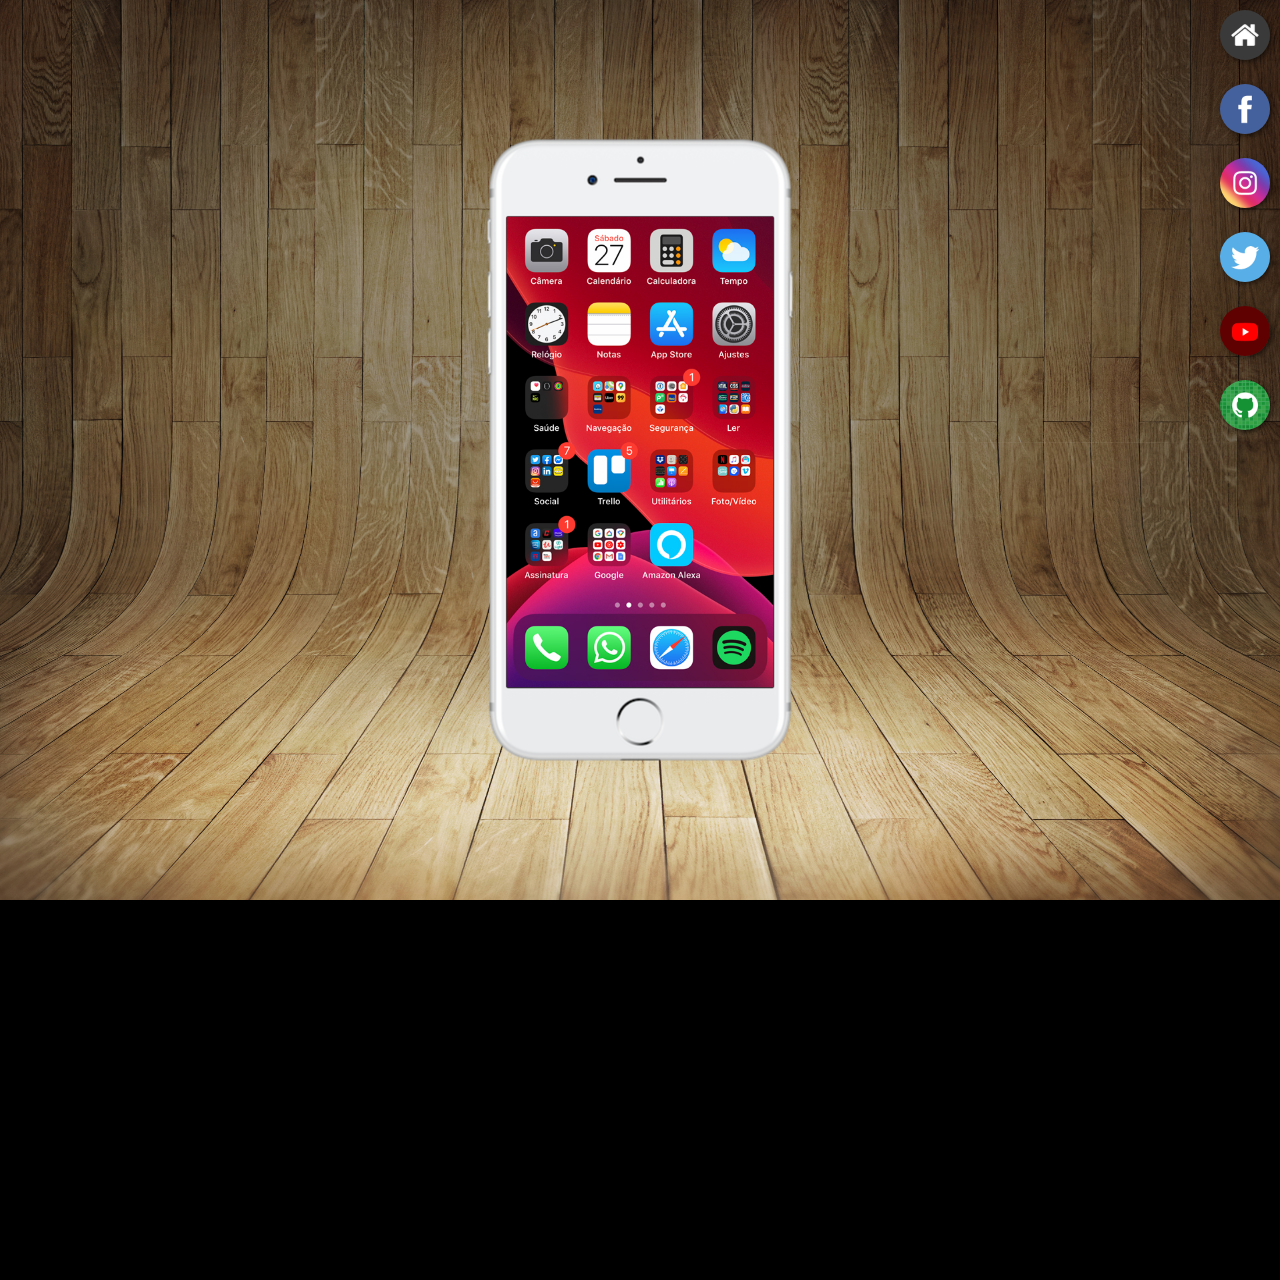
<file: index.html>
<!DOCTYPE html>
<html lang="pt-br">
<head>
    <meta charset="UTF-8">
    <meta http-equiv="X-UA-Compatible" content="IE=edge">
    <meta name="viewport" content="width=device-width, initial-scale=1.0">
    <link rel="shortcut icon" href="favcon.svg" type="image/x-icon">
    <link rel="stylesheet" href="estilos/style.css">
    <title>Projeto Social</title>
</head>
<body>
    <main>
        <section id="telefone">
            <iframe src="home.html" name="tela" id="tela" frameborder="0"></iframe>

        </section>
        <section id="redes-sociais">
            <a href="home.html" target="tela"><img src="imagens/logo-home.jpg" alt="home"></a><br>
            <a href="facebook.html" target="tela"><img src="imagens/logo-facebook.jpg" alt="facebook"></a><br>
            <a href="instagram.html" target="tela"><img src="imagens/logo-instagram.jpg" alt="instagram"></a><br>
            <a href="#" target="tela"><img src="imagens/logo-twitter.jpg" alt="twitter"></a><br>
            <a href="#" target="tela"><img src="imagens/logo-youtube.jpg" alt="youtube"></a><br>
            <a href="#" target="tela"><img src="imagens/logo-github.jpg" alt="github"></a>

        </section>
    </main>
    
</body>
</html>
</file>
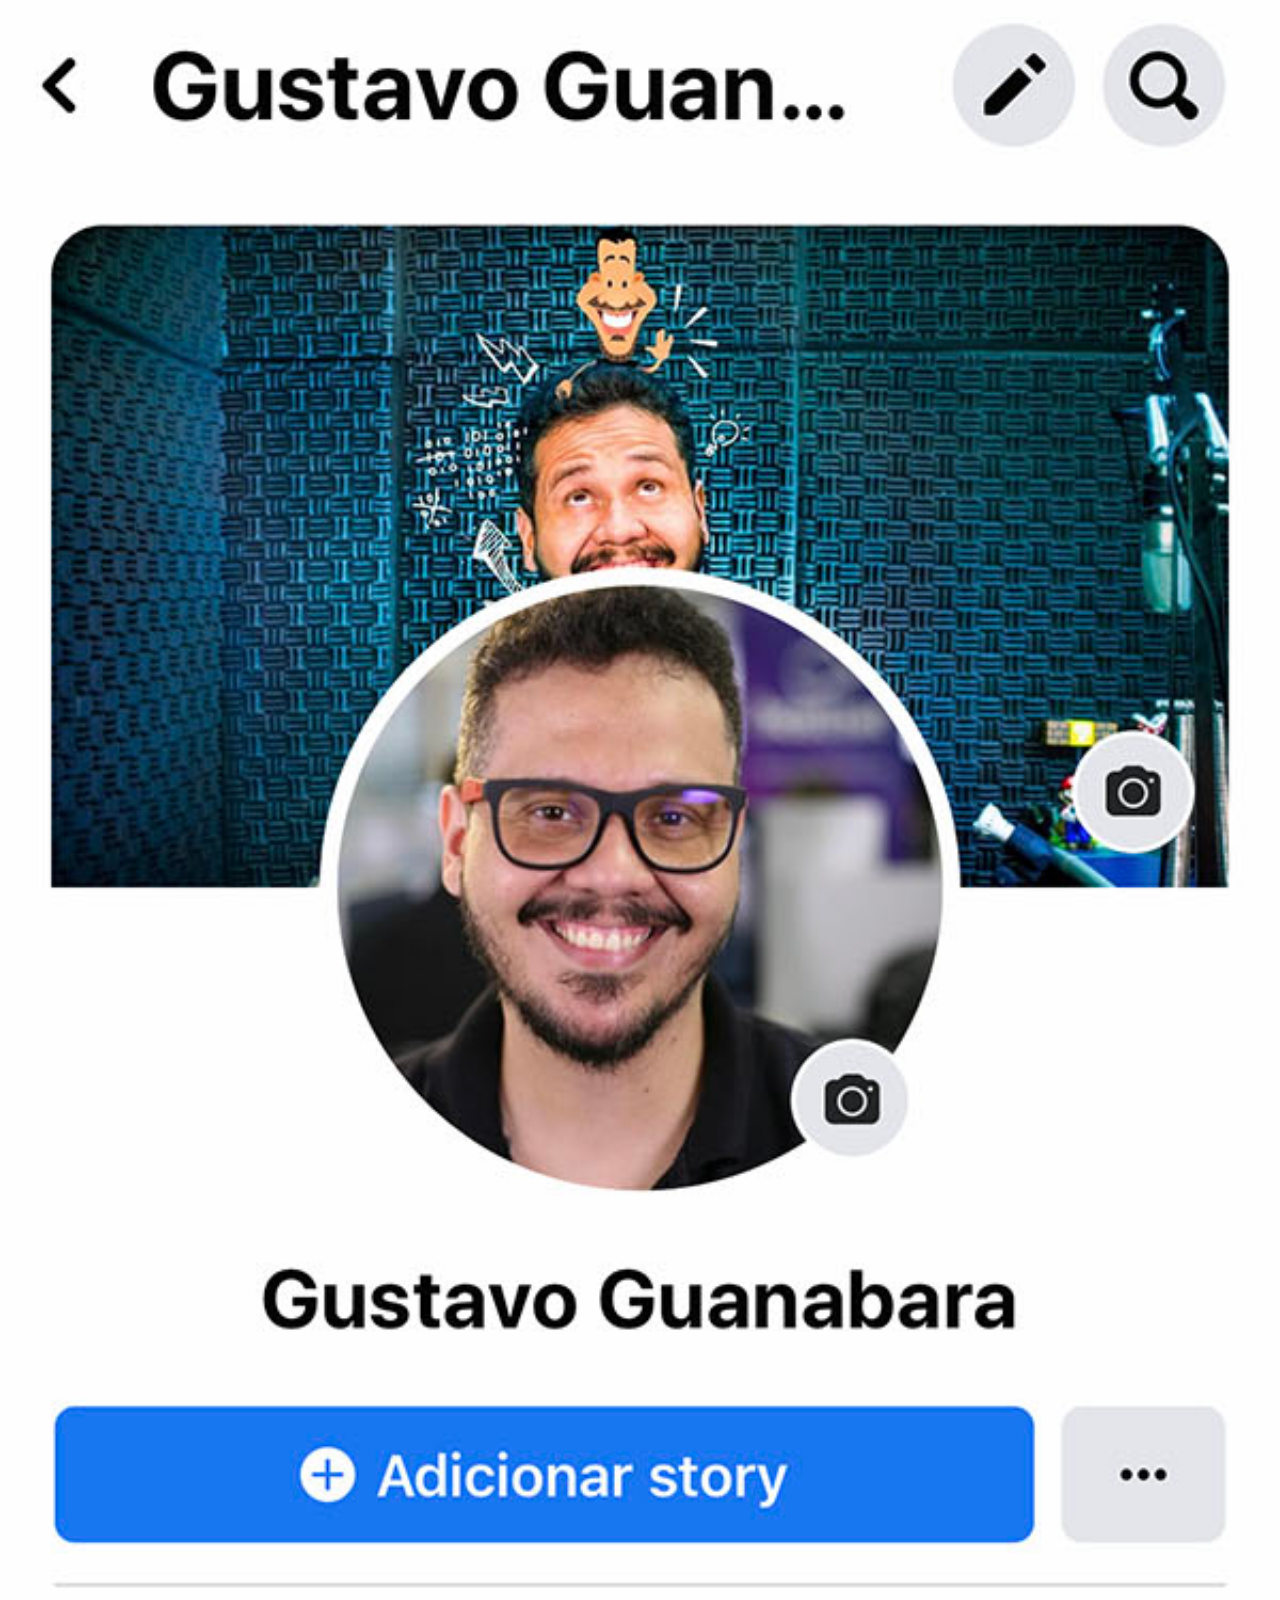
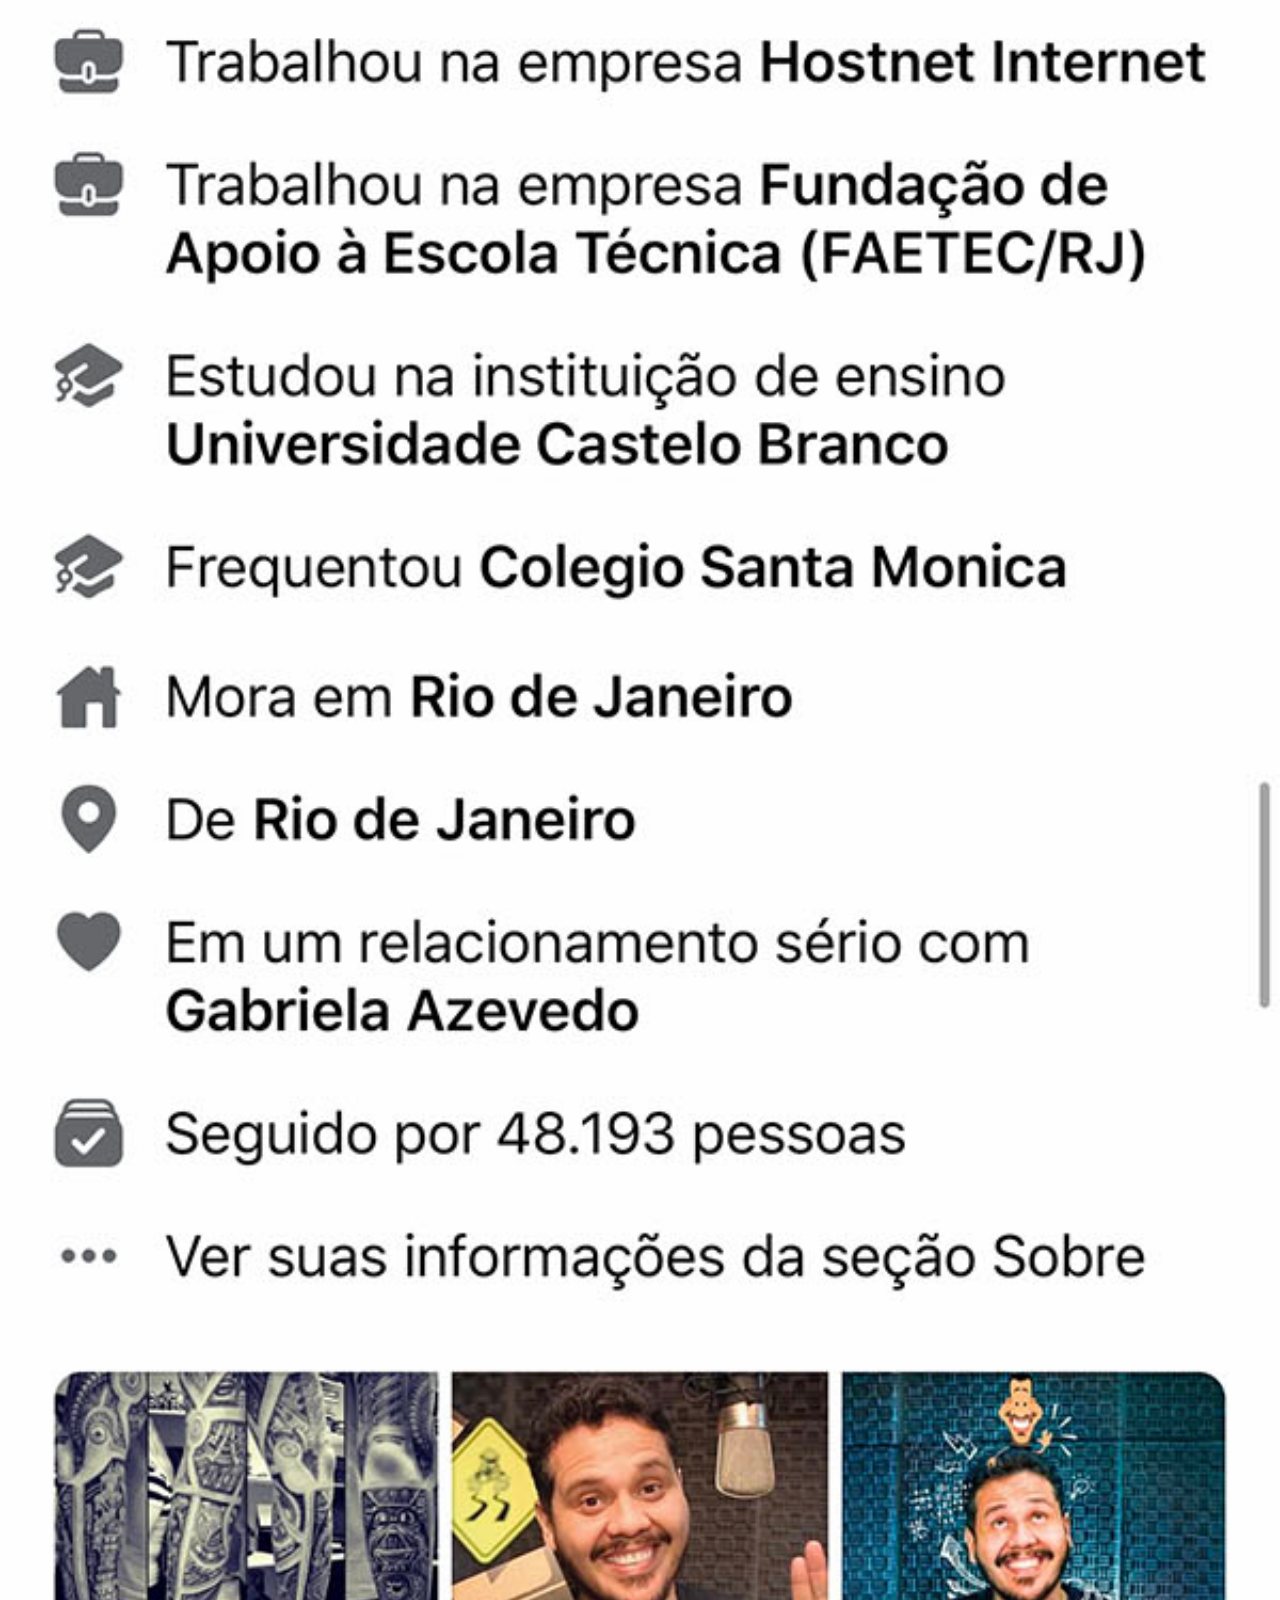
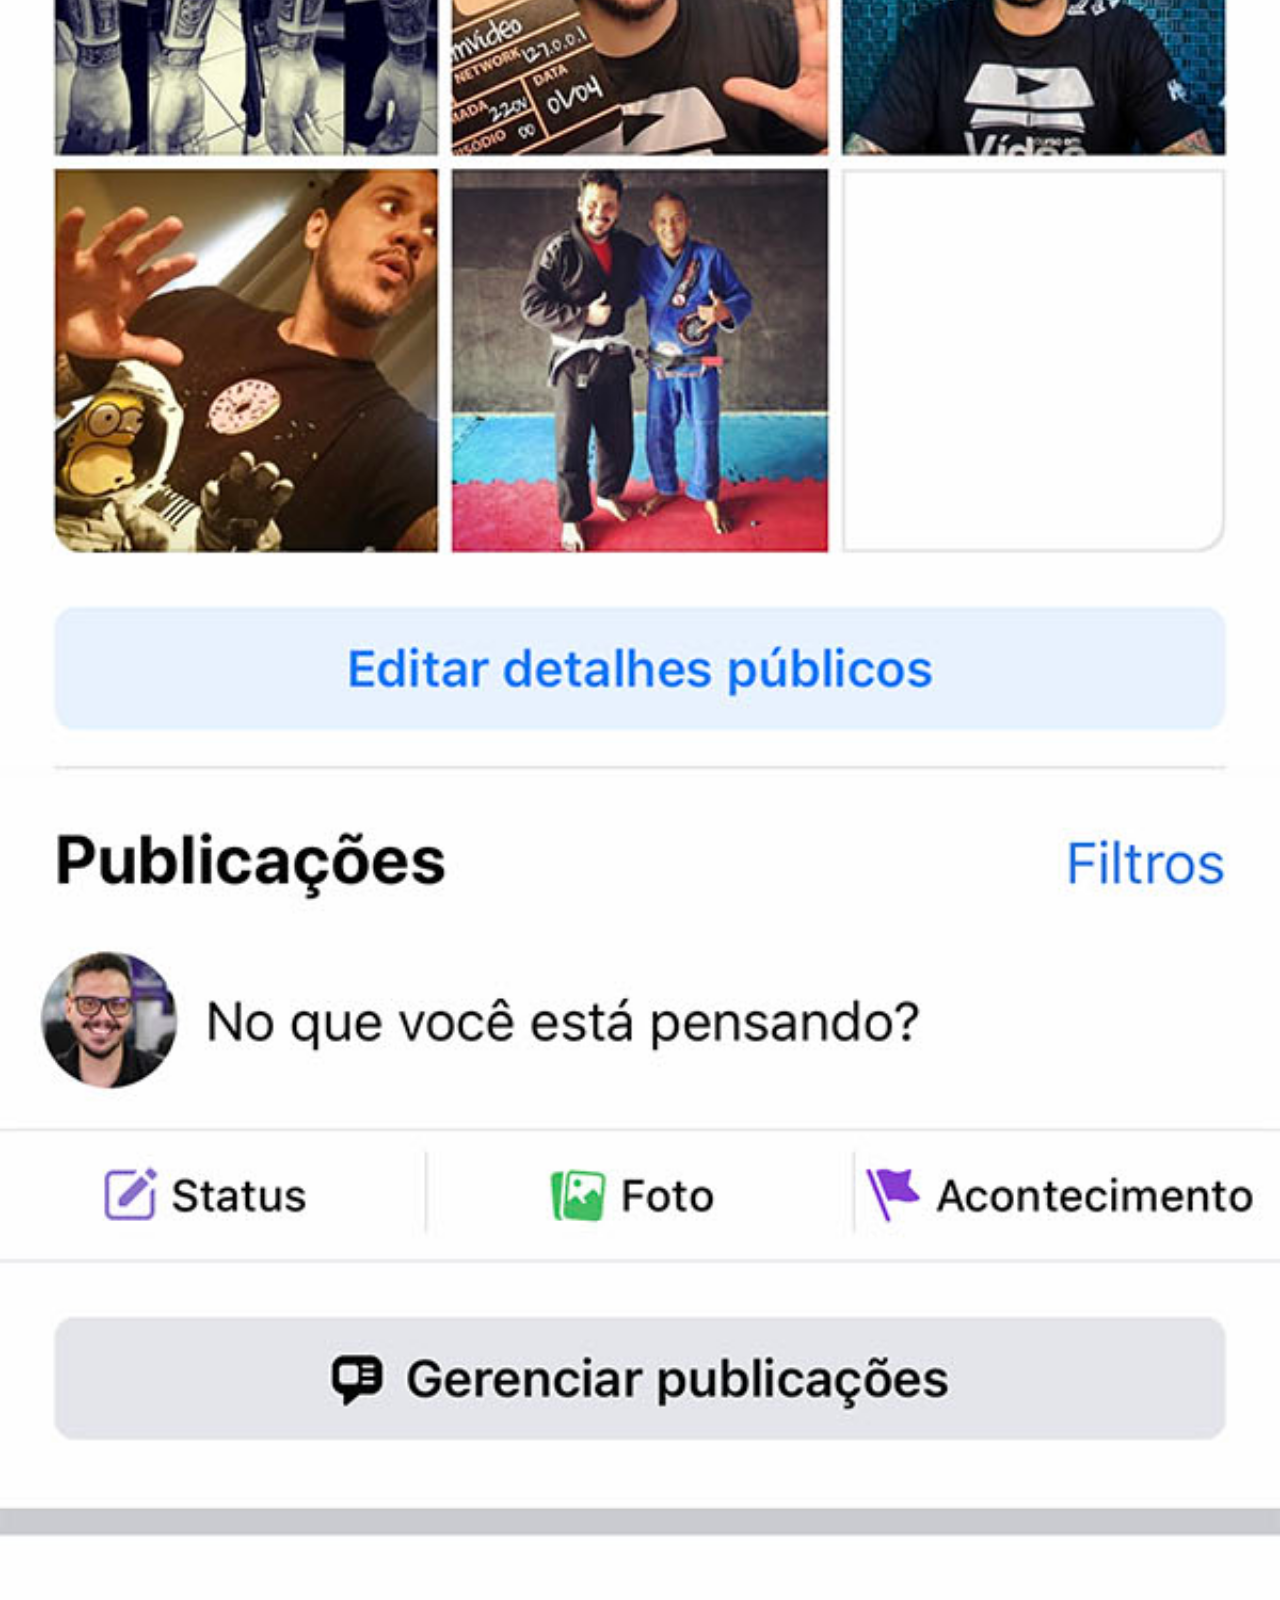
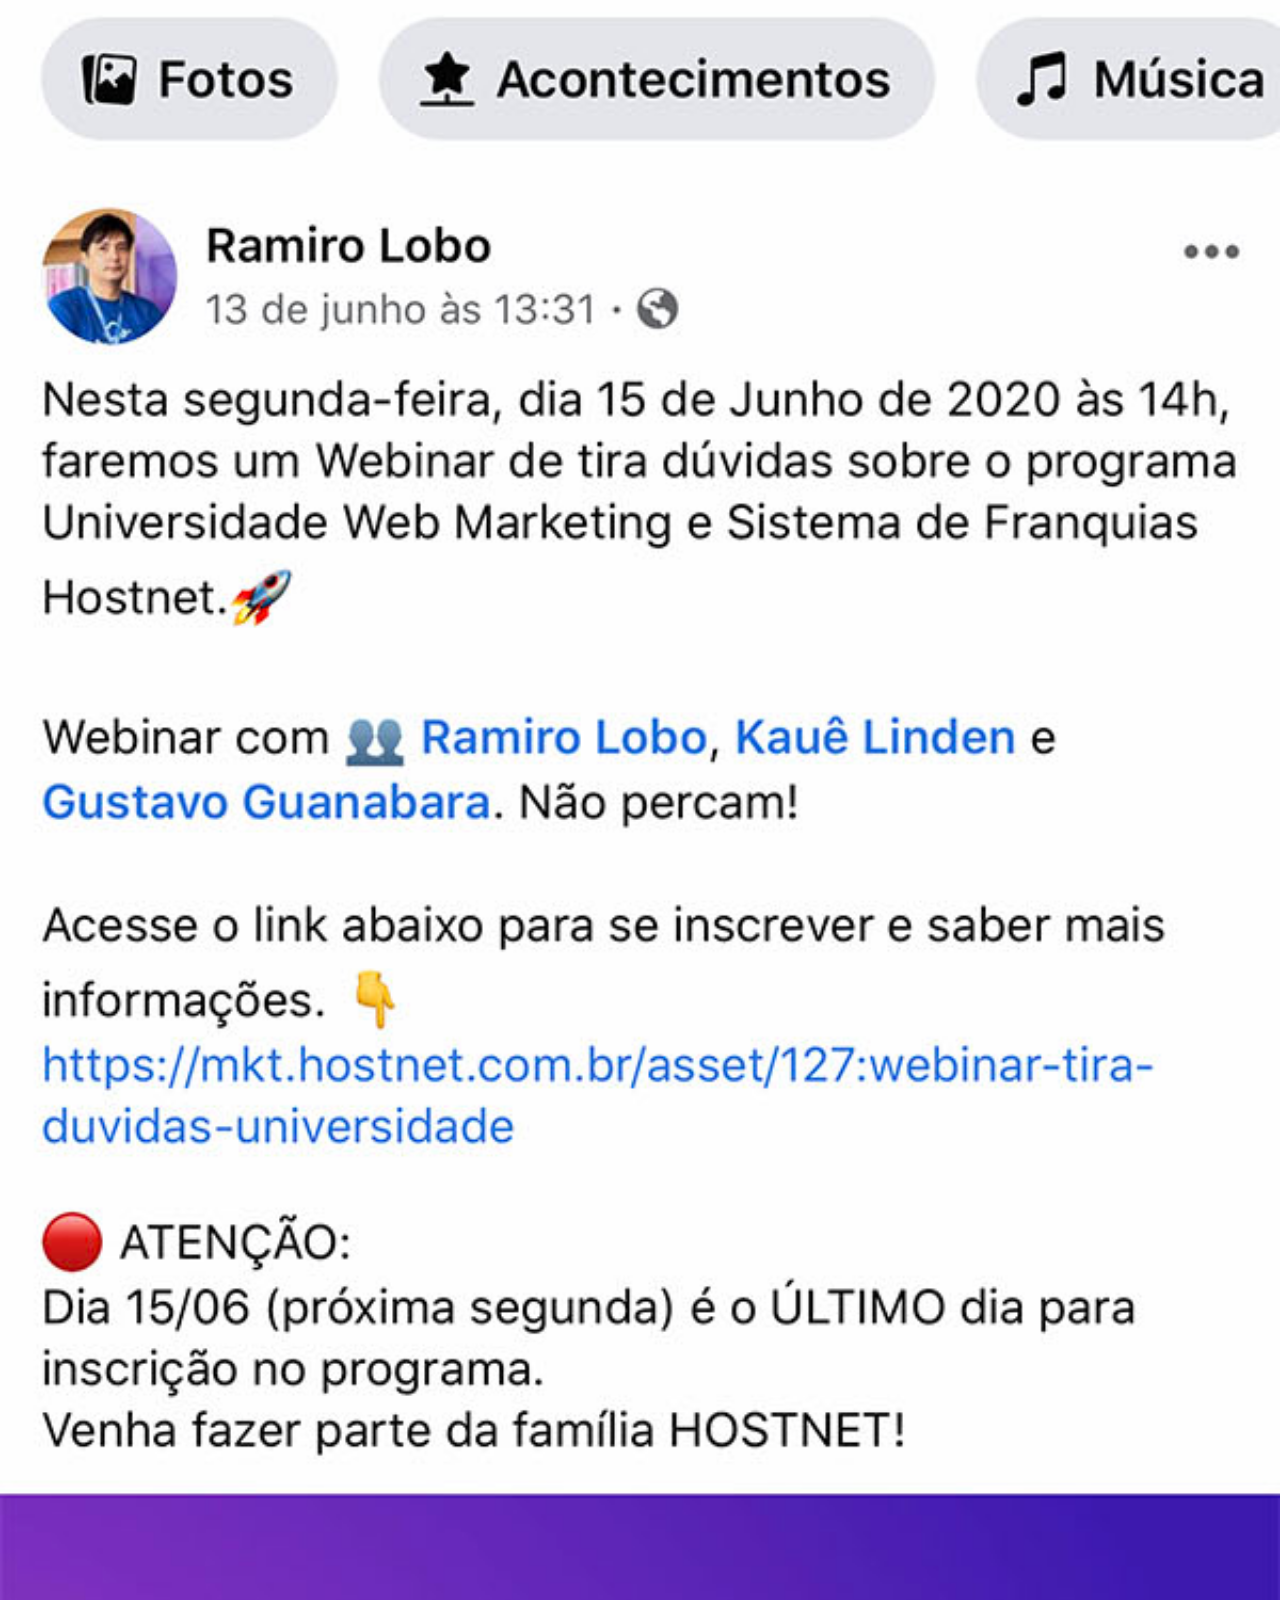
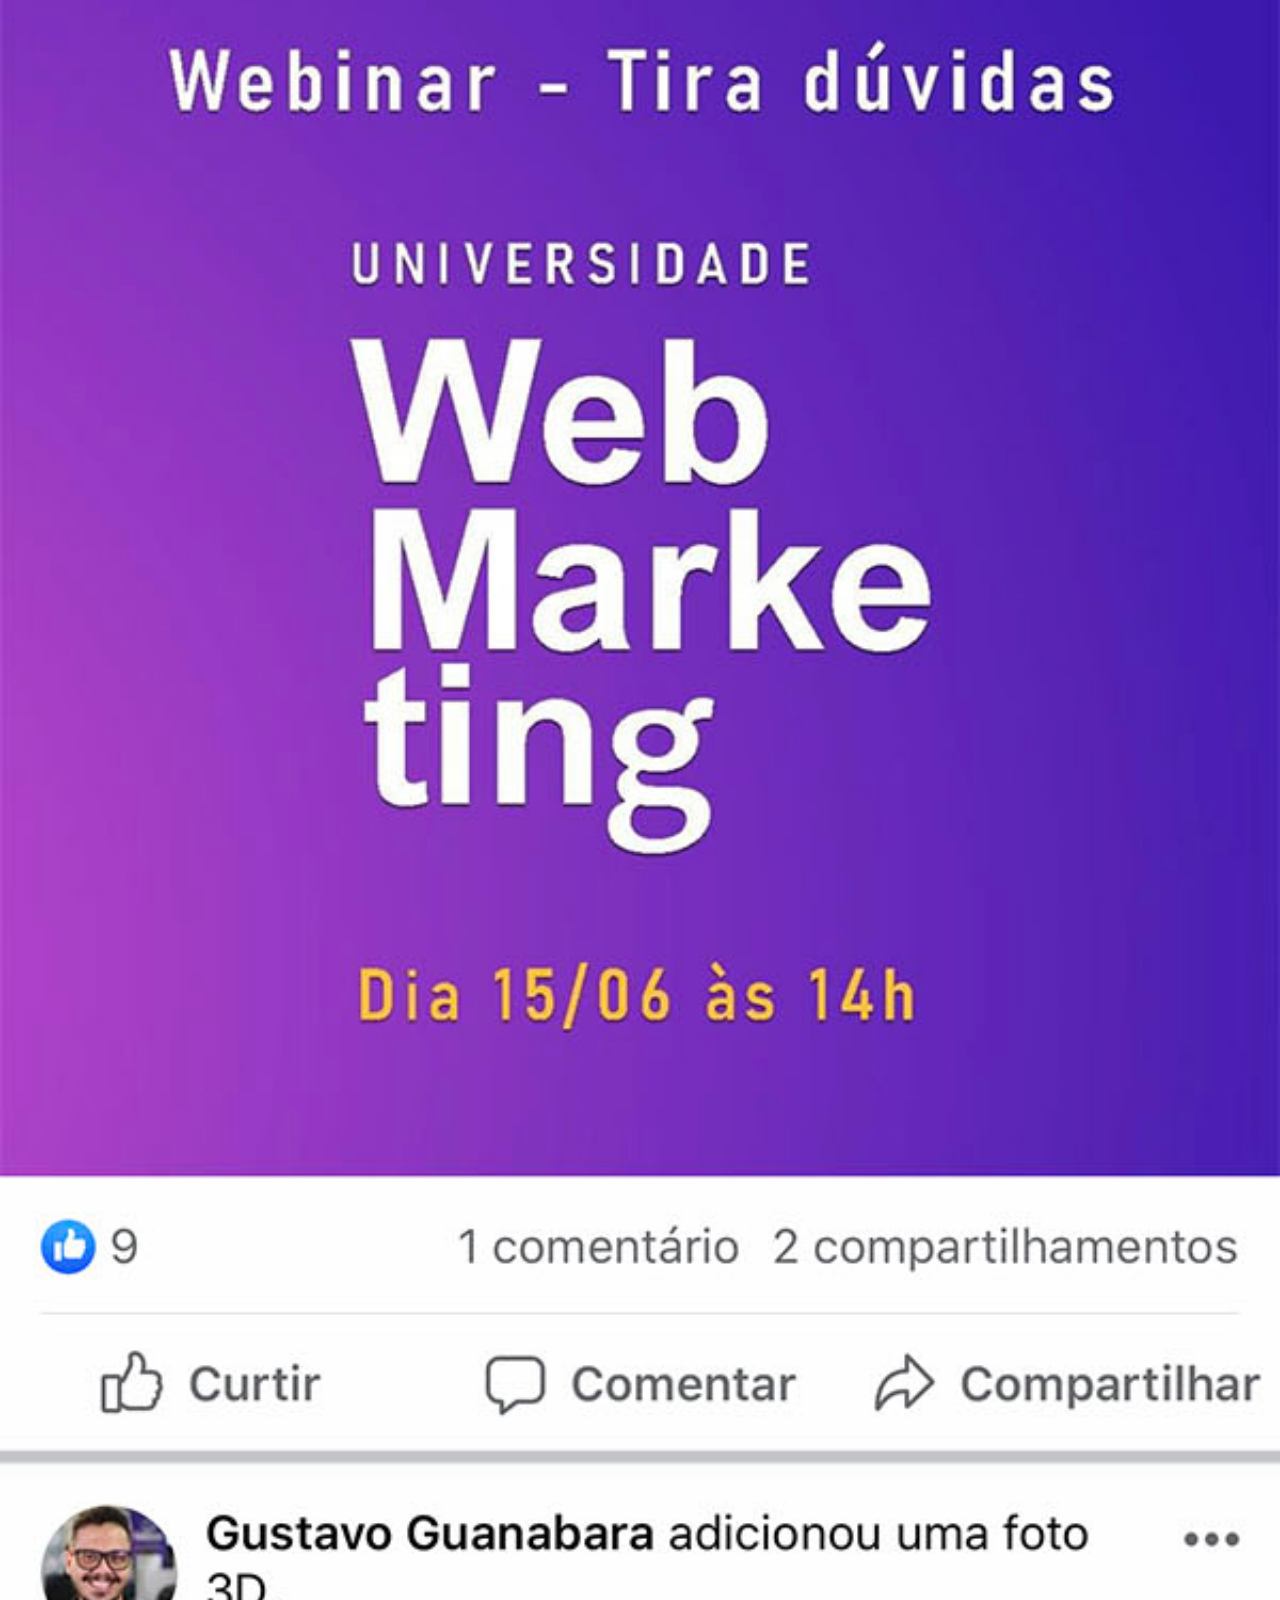
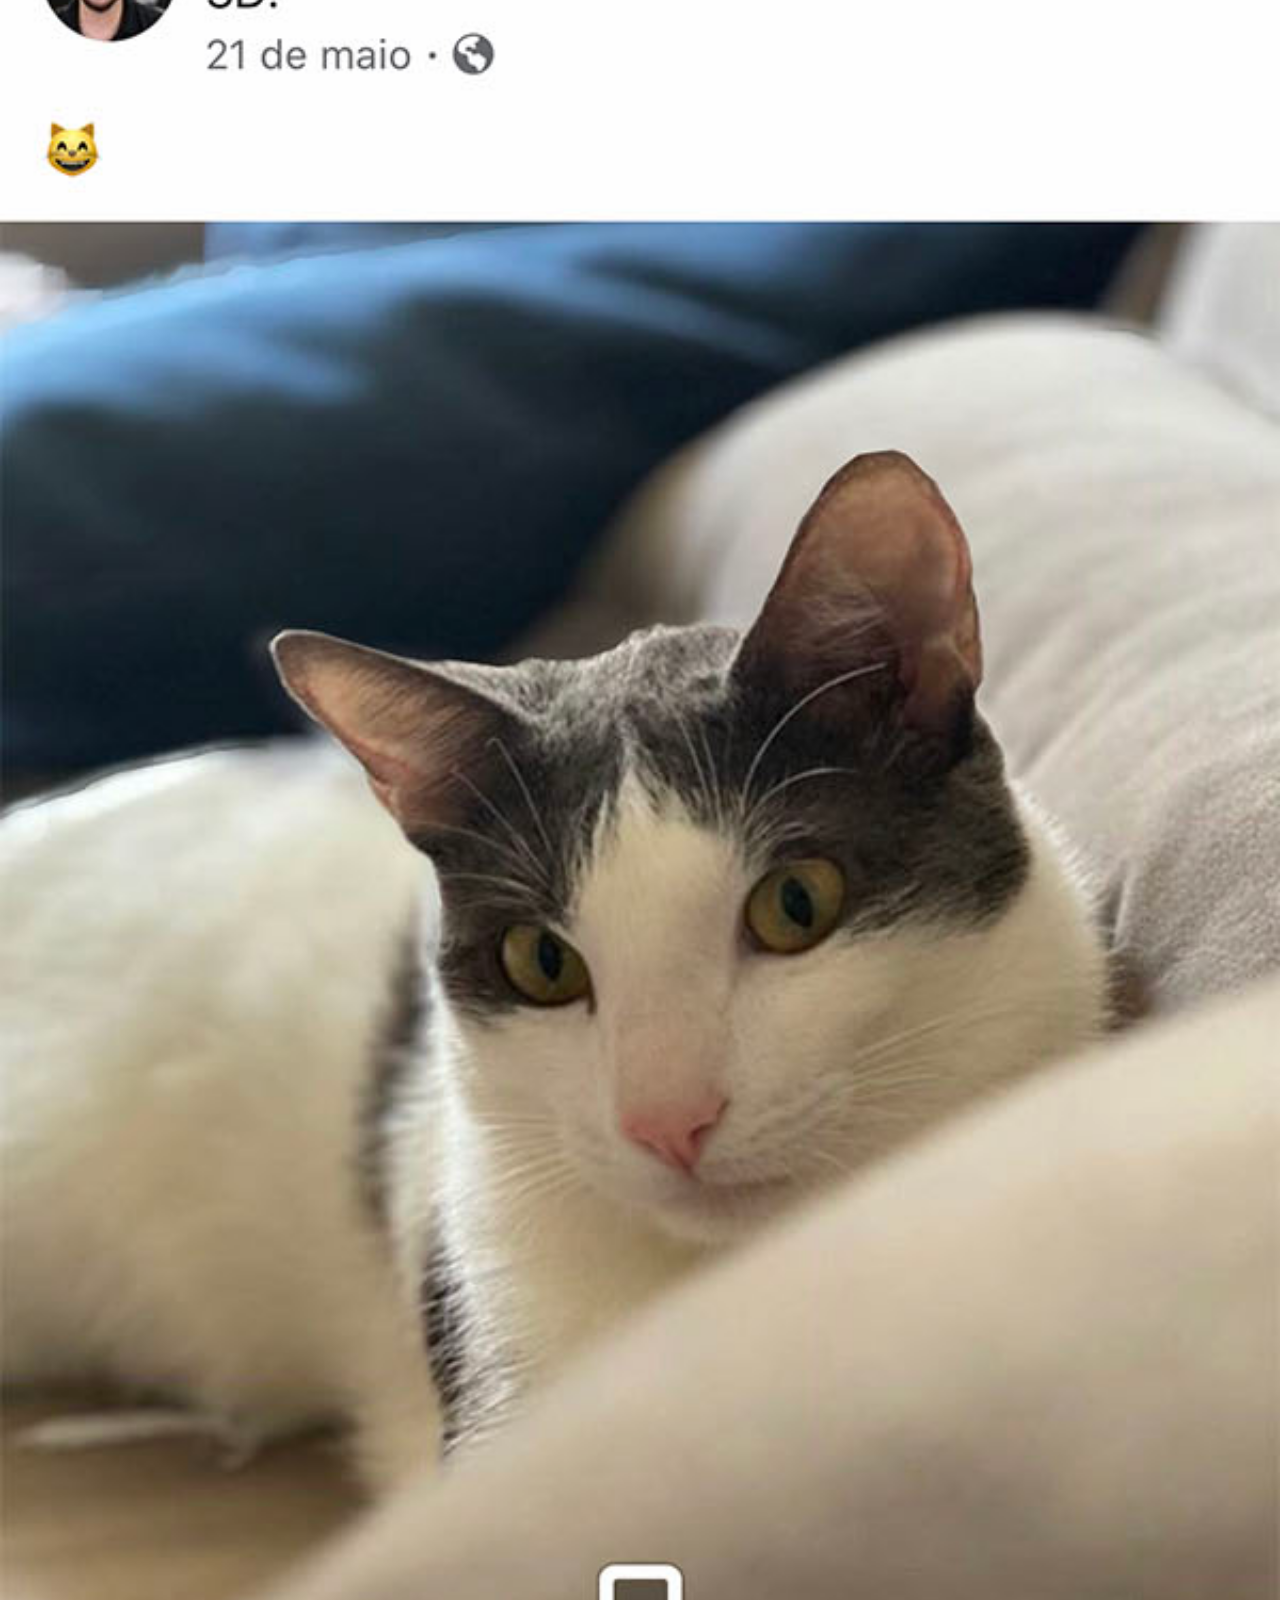
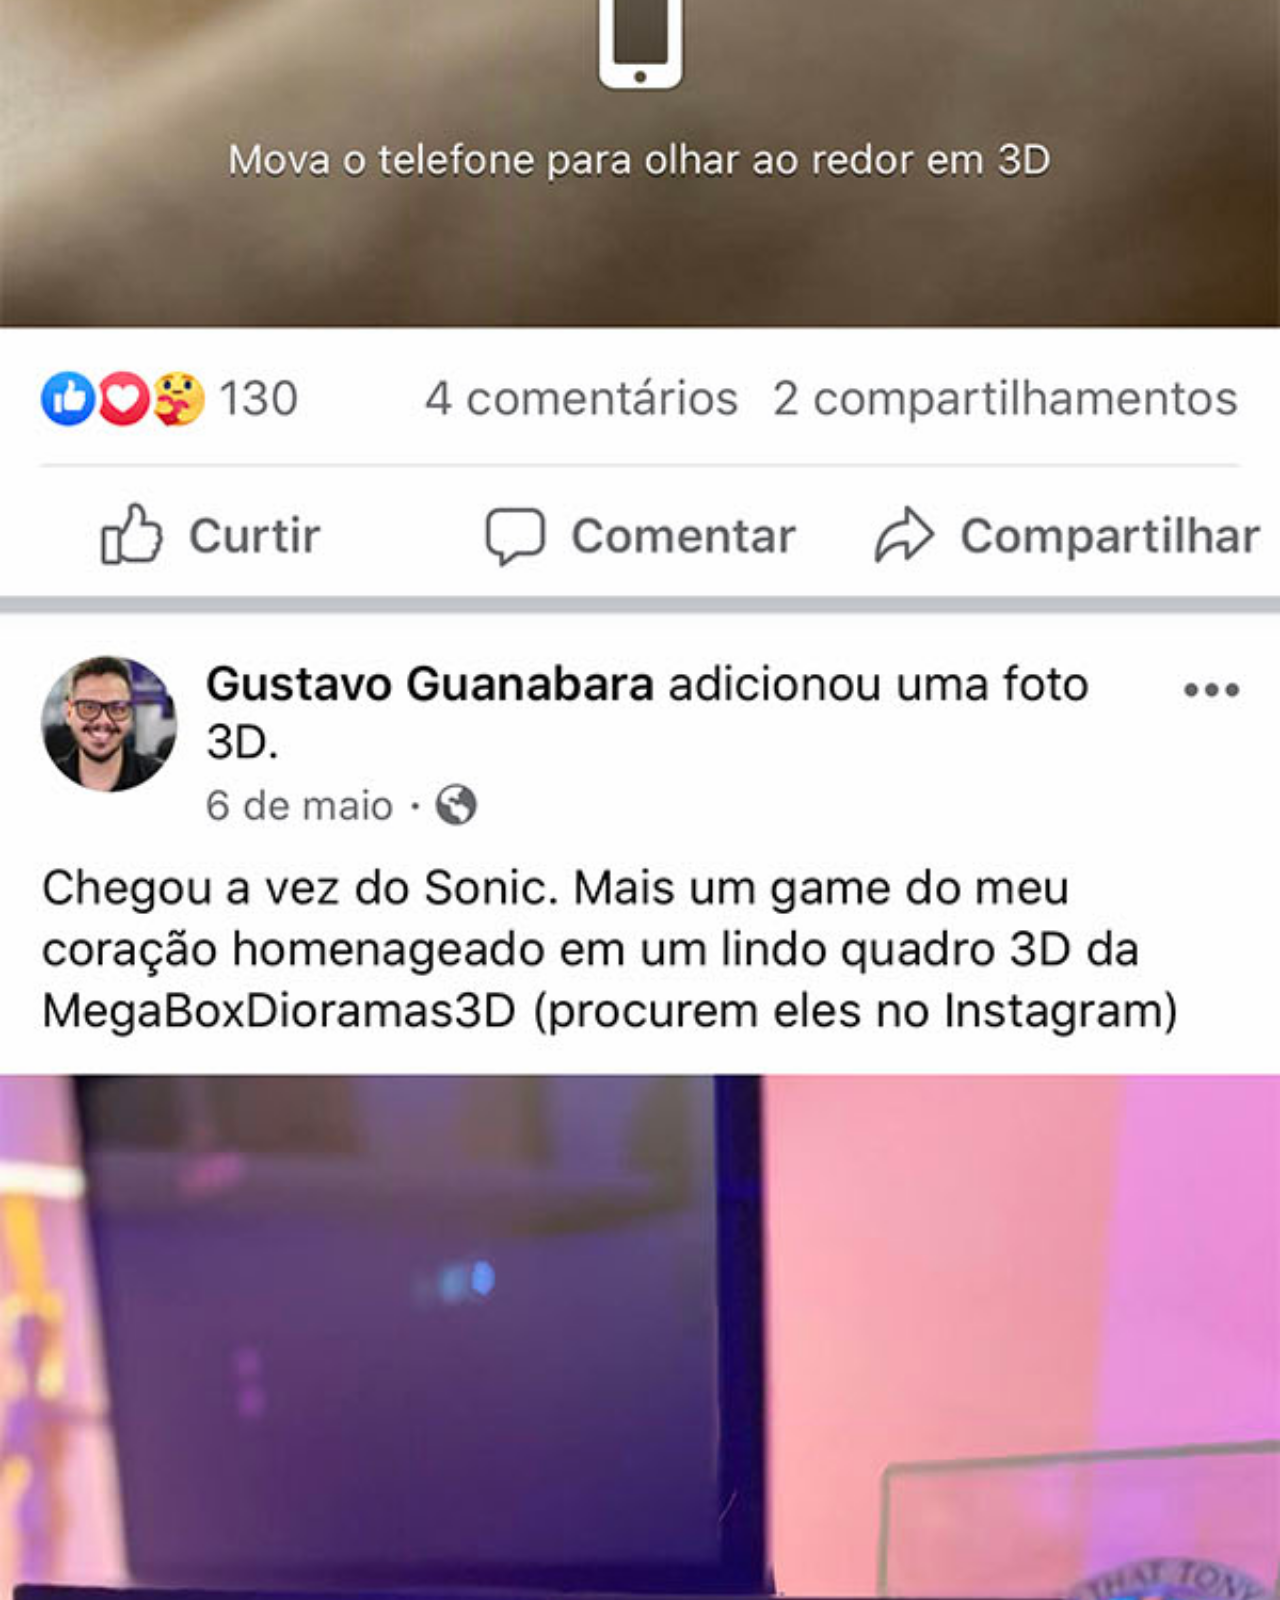
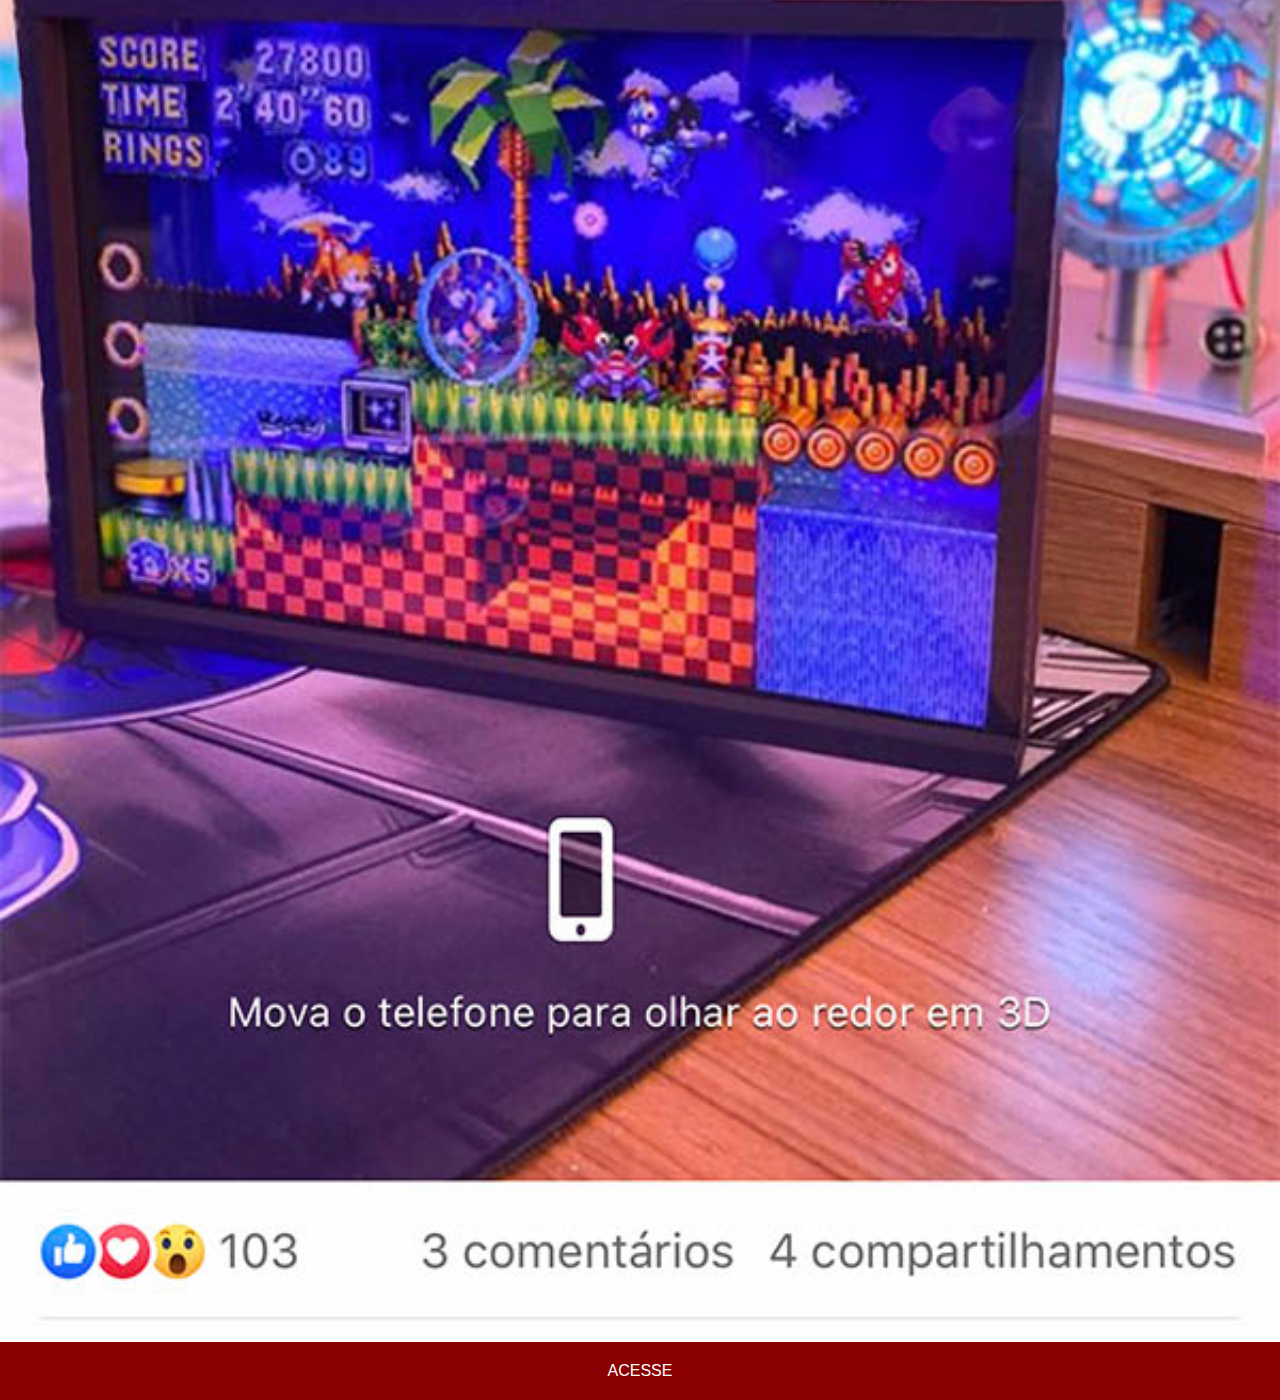
<file: facebook.html>
<!DOCTYPE html>
<html lang="pt-br">
<head>
    <meta charset="UTF-8">
    <meta http-equiv="X-UA-Compatible" content="IE=edge">
    <meta name="viewport" content="width=device-width, initial-scale=1.0">
    <title>facebook</title>
    <link rel="stylesheet" href="estilos/social.css">
</head>
<body>
    <img src="imagens/tela-facebook.jpg" alt="facebook">
    <a href="https://www.facebook.com/gustavoguanabara" target="_blank">ACESSE</a>
    
</body>
</html>
</file>
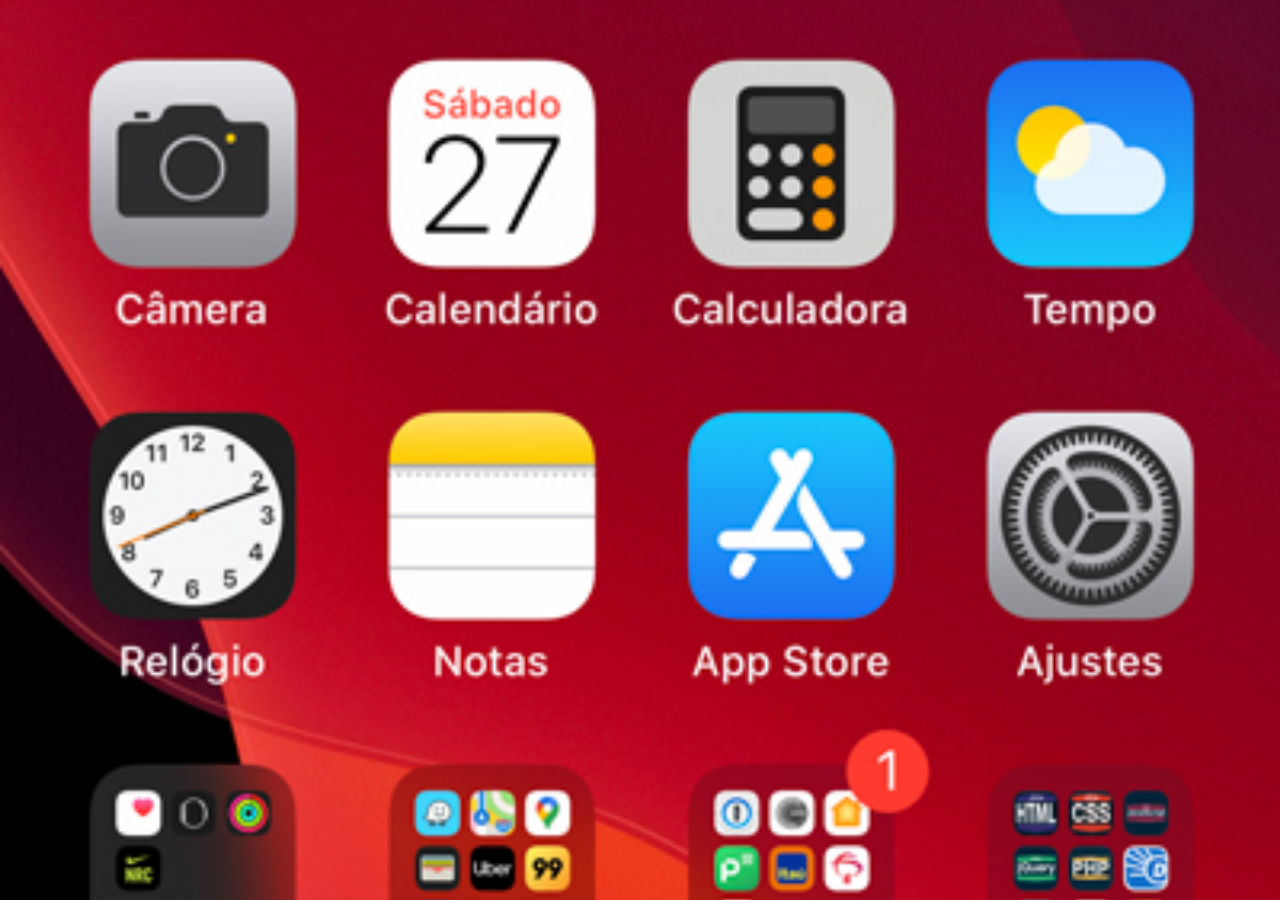
<file: home.html>
<!DOCTYPE html>
<html lang="pt-br">
<head>
    <meta charset="UTF-8">
    <meta http-equiv="X-UA-Compatible" content="IE=edge">
    <meta name="viewport" content="width=device-width, initial-scale=1.0">
    <title>Home</title>
    <style>
        * {
            margin: 0;
            padding: 0;
        }

        body {
            width: 100vw;
            height: 100vh;
            background: black url(imagens/tela-home.jpg) no-repeat top center;
            background-size: cover;

        }
    </style>
</head>
<body>
    
</body>
</html>
</file>
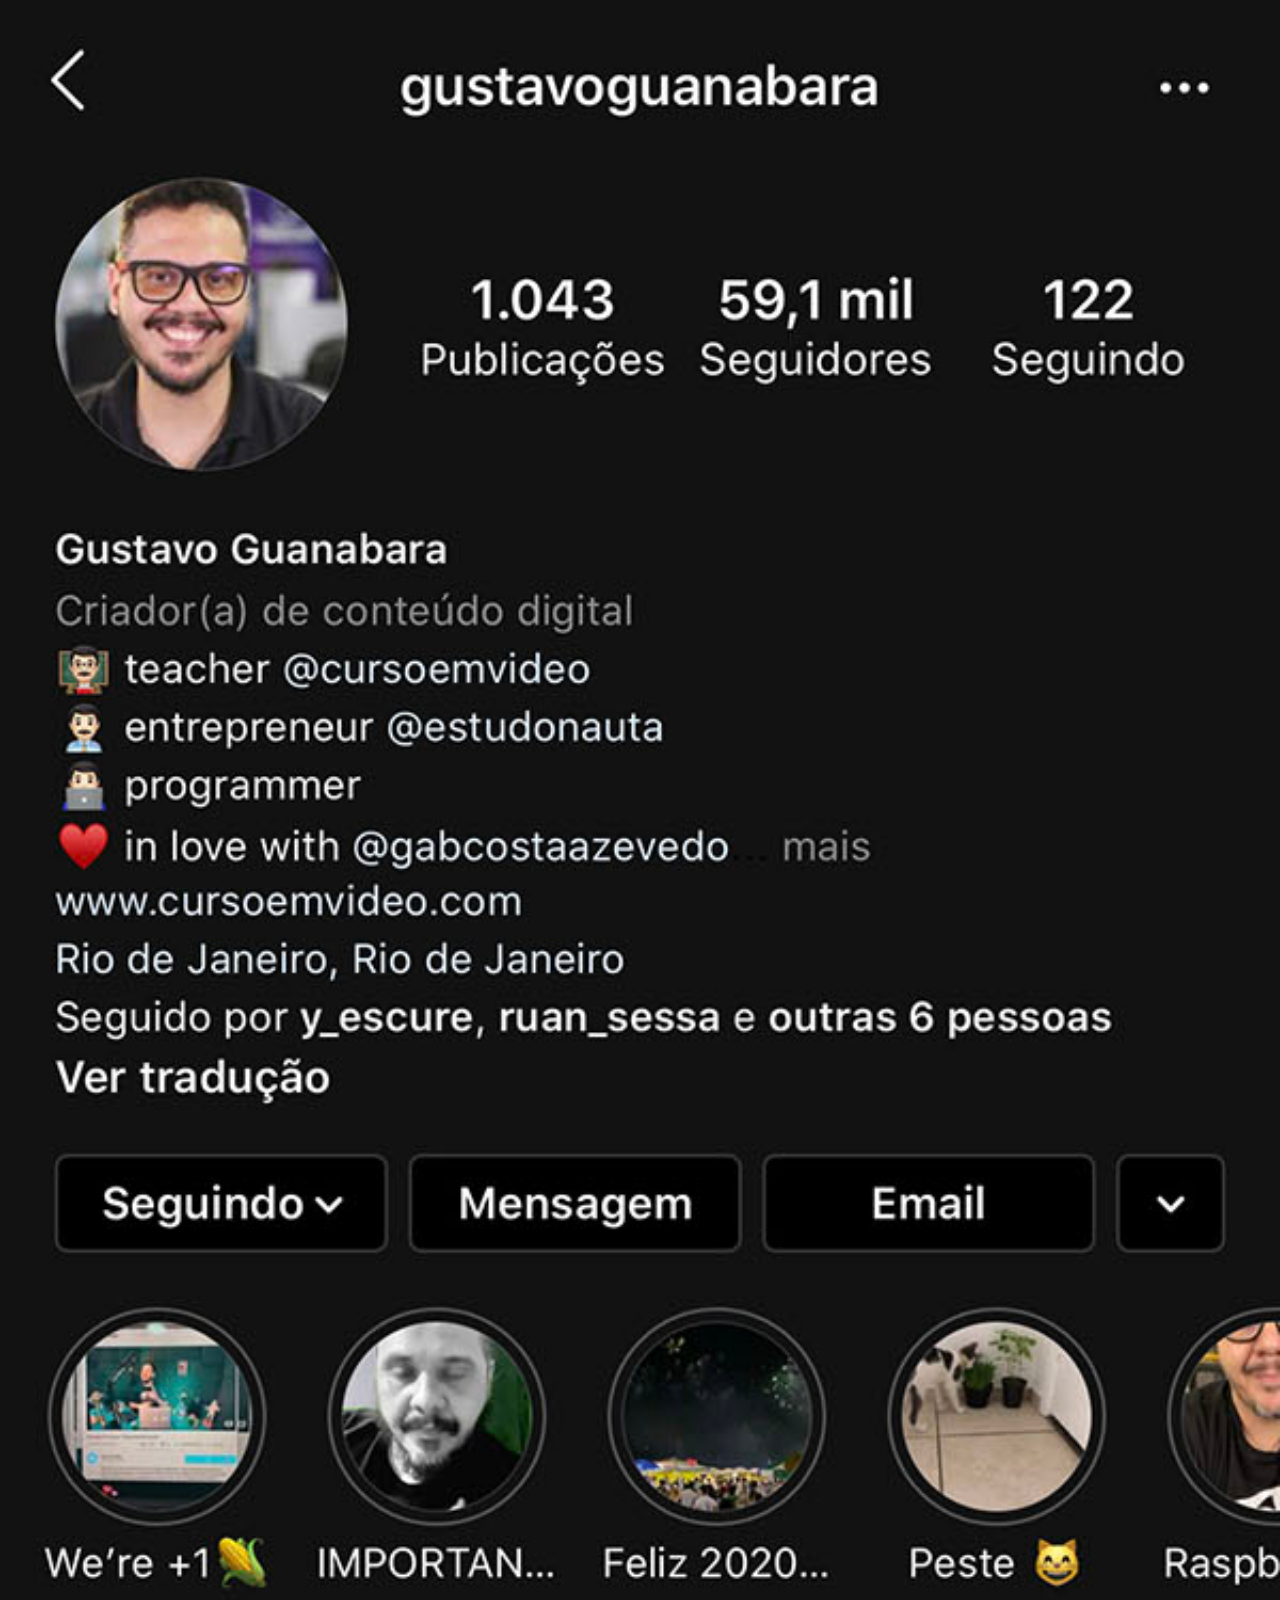
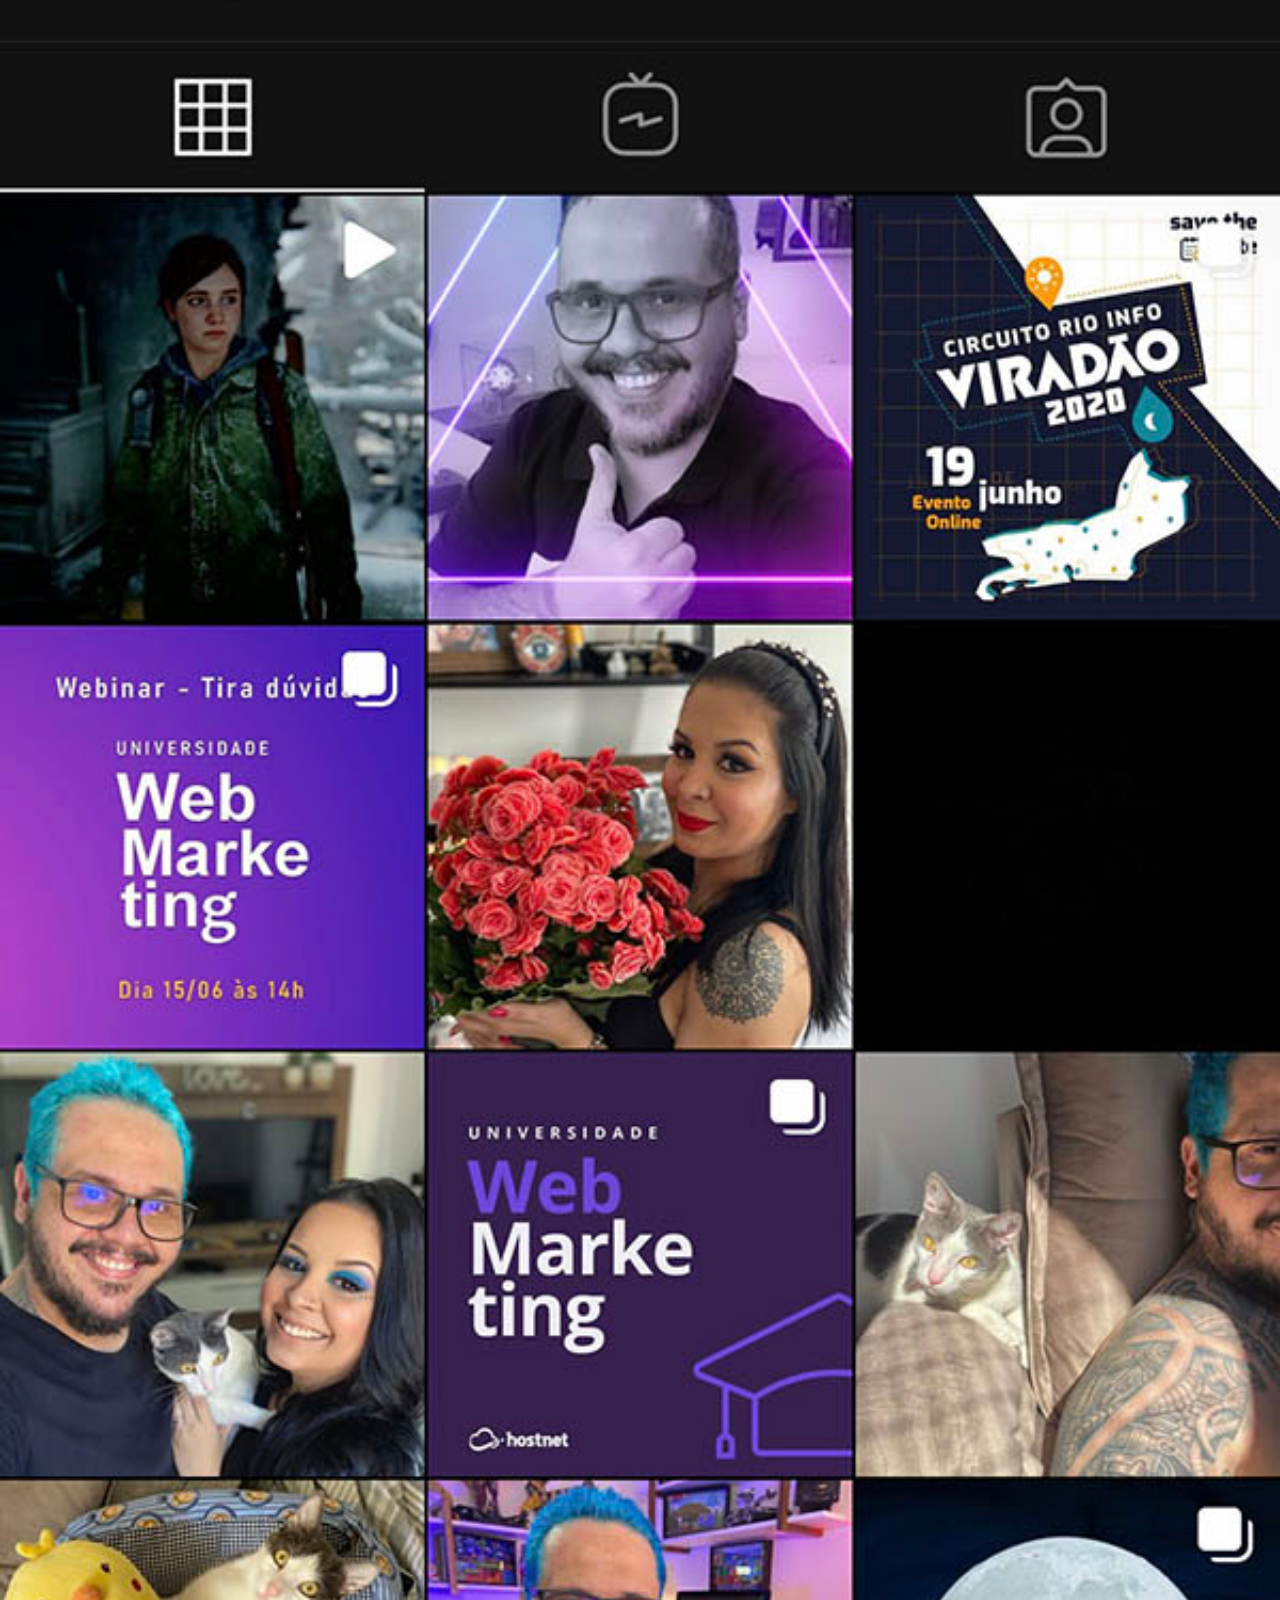
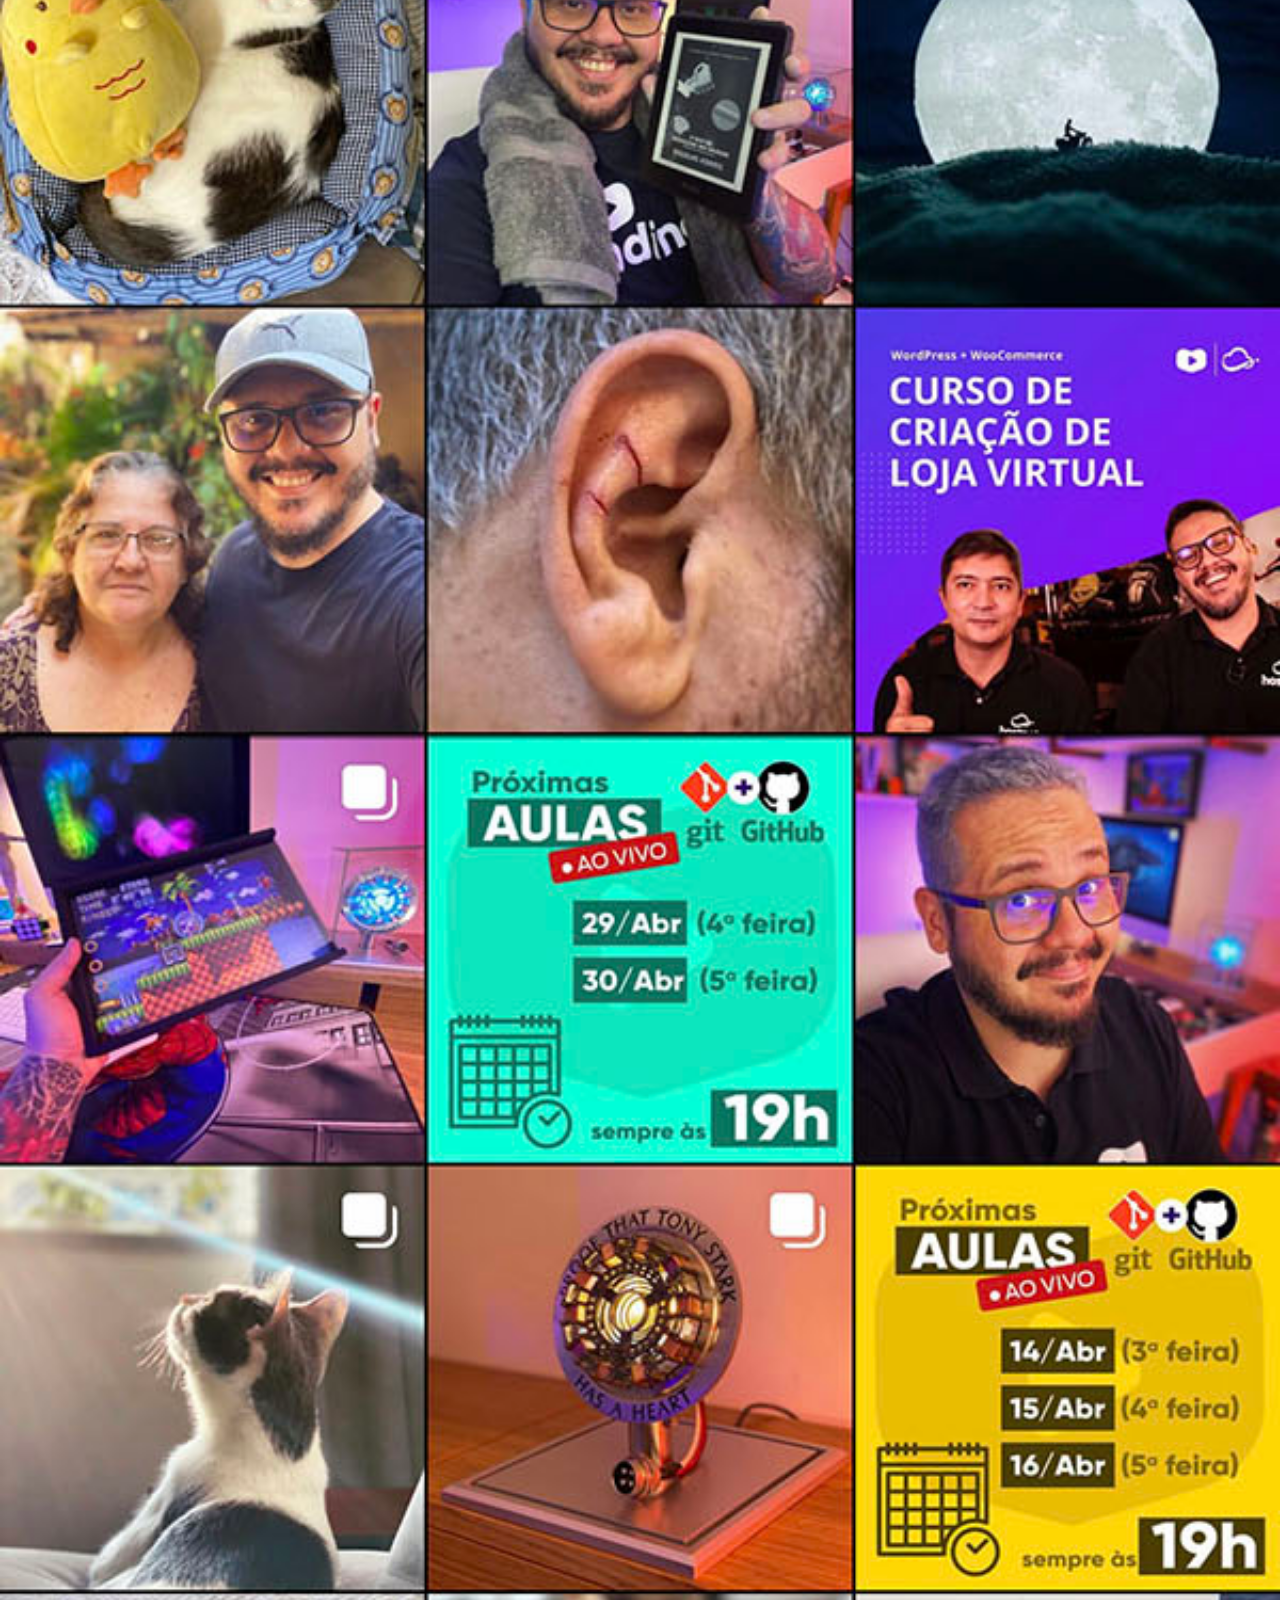
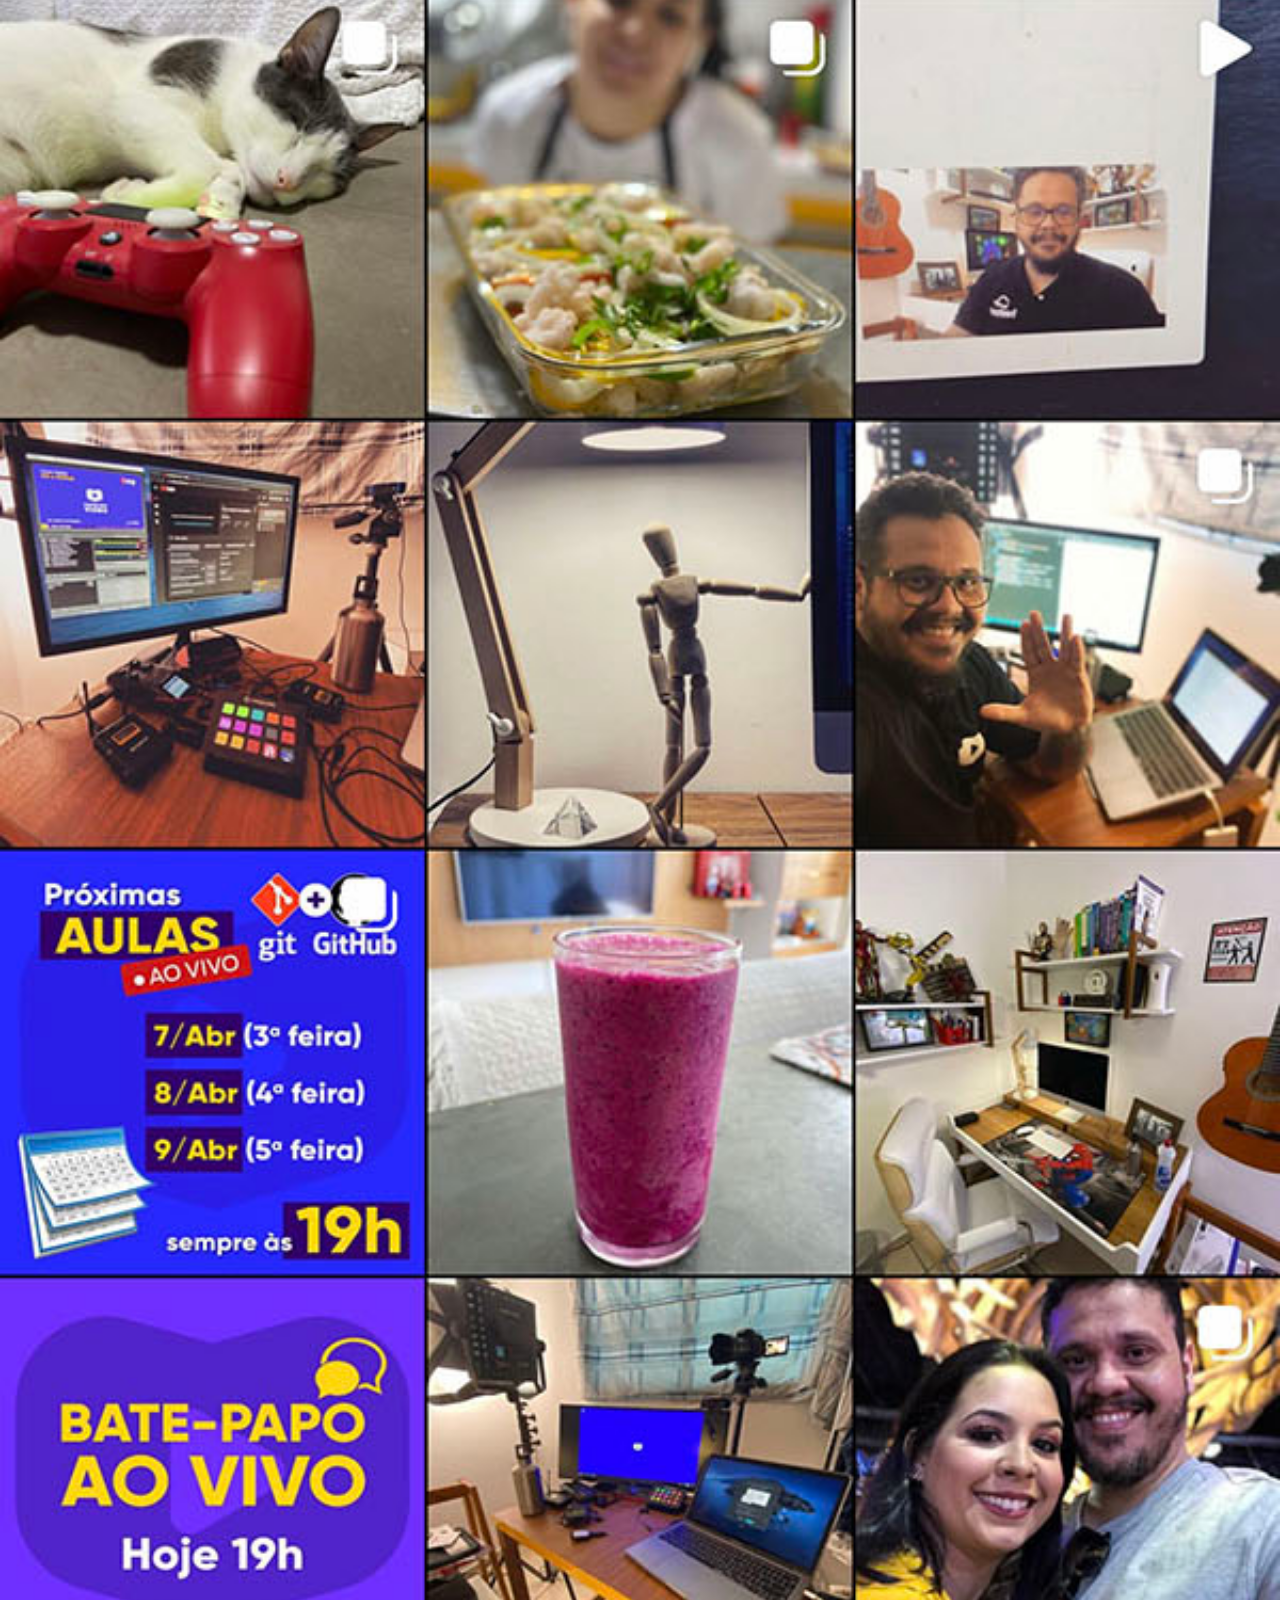
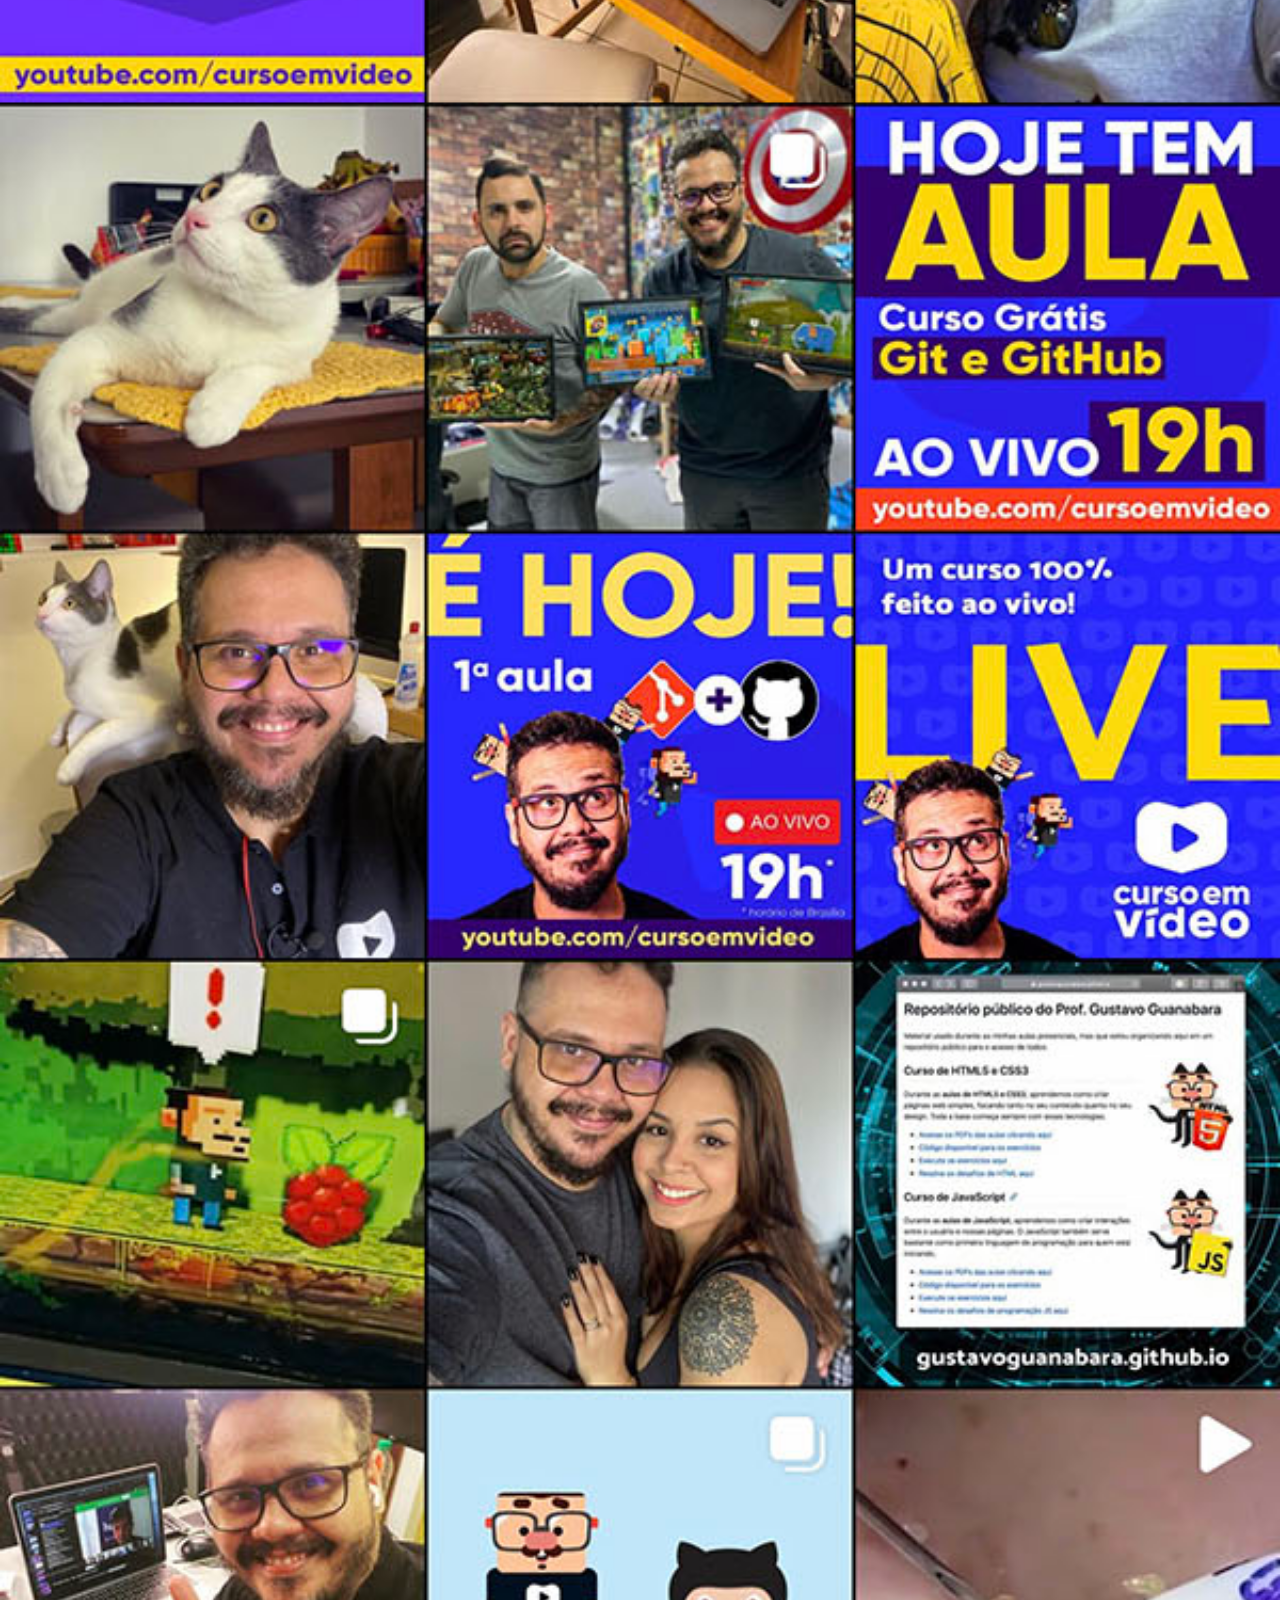
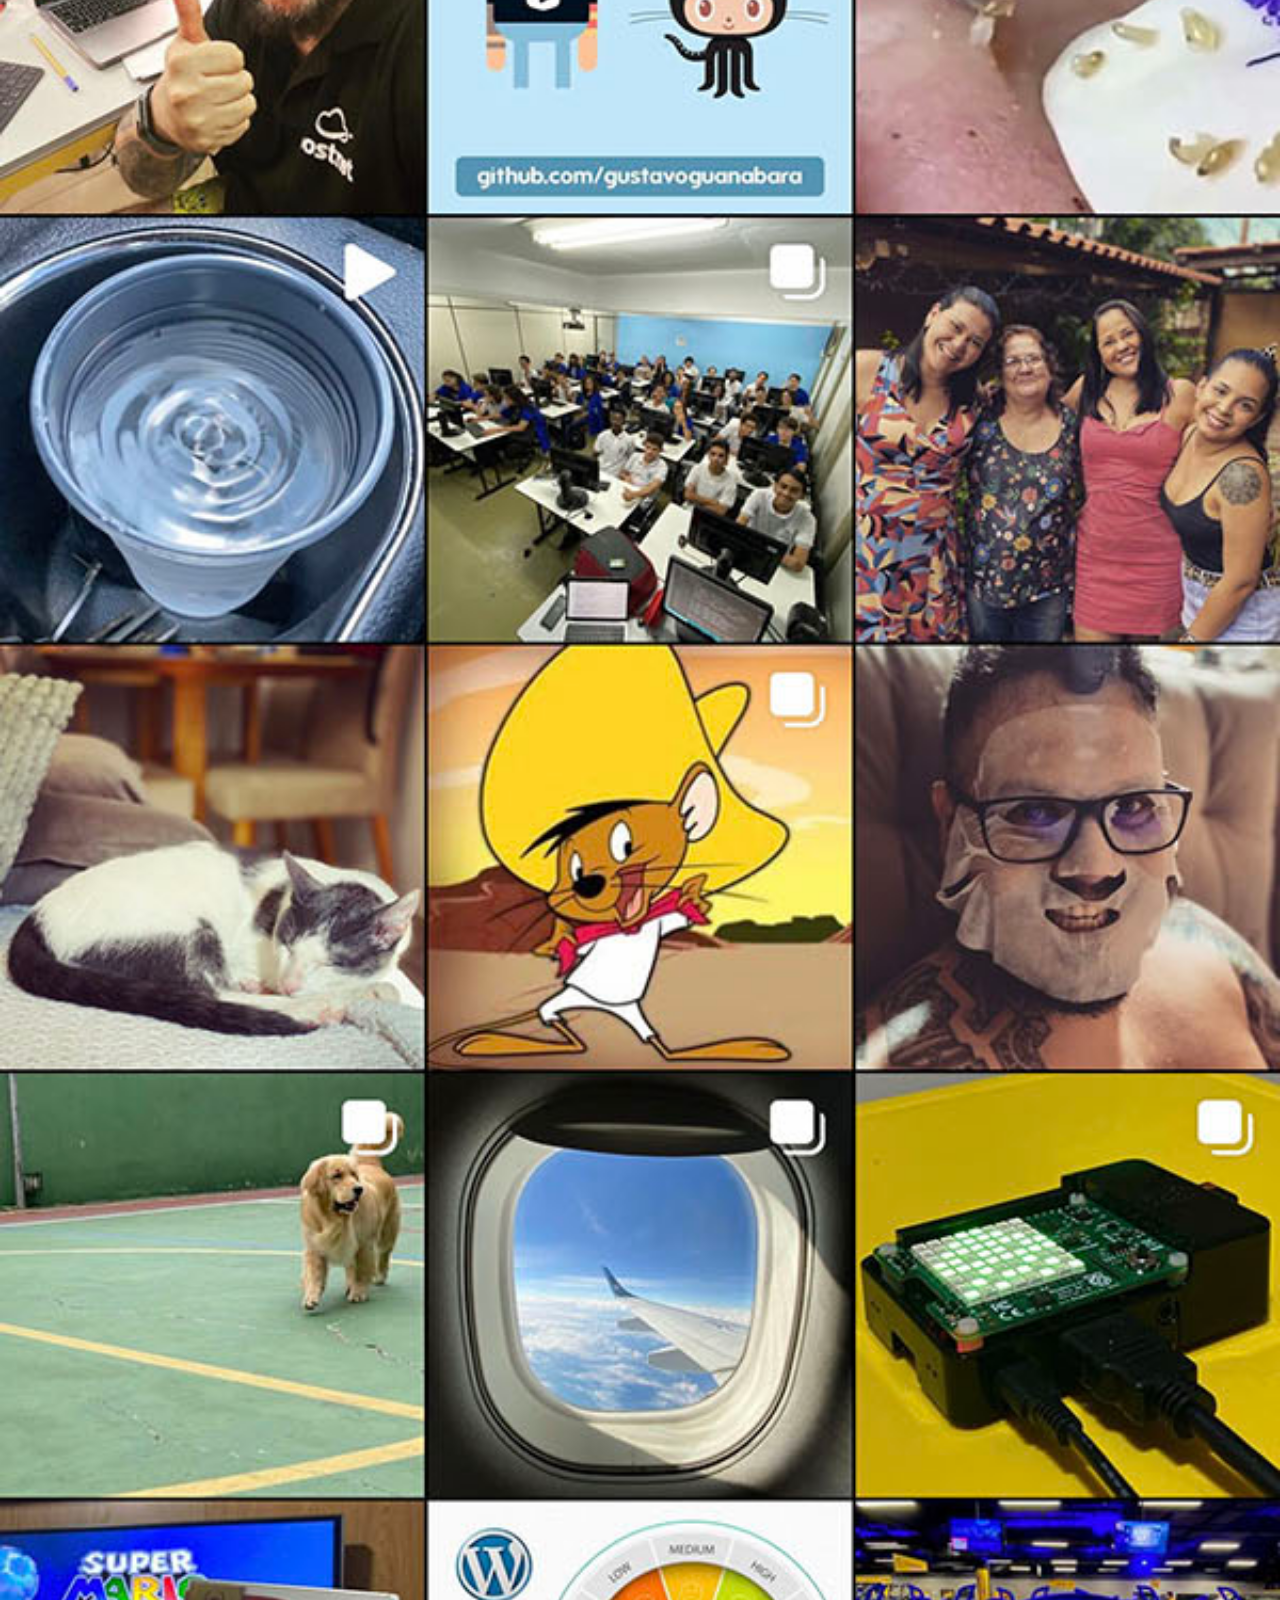
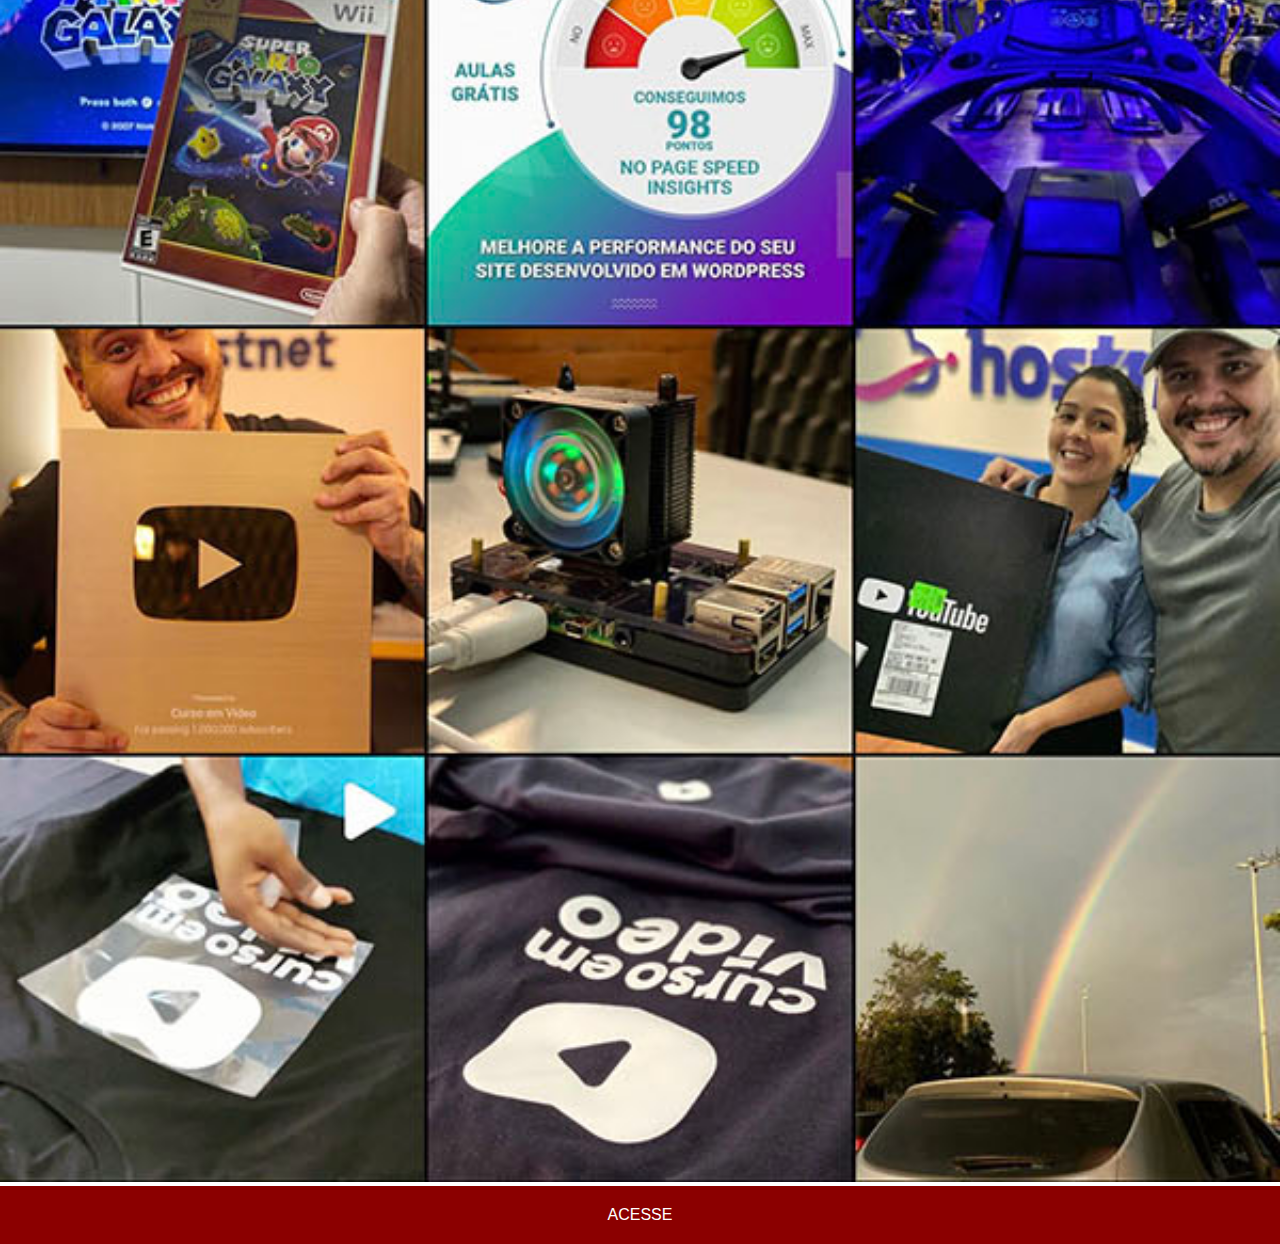
<file: instagram.html>
<!DOCTYPE html>
<html lang="pt-br">
<head>
    <meta charset="UTF-8">
    <meta http-equiv="X-UA-Compatible" content="IE=edge">
    <meta name="viewport" content="width=device-width, initial-scale=1.0">
    <title>Document</title>
    <link rel="stylesheet" href="estilos/social.css">
</head>
<body>
    <img src="imagens/tela-instagram.jpg" alt="instagram">
    <a href="https://www.instagram.com/gustavoguanabara/" target="_blank">ACESSE</a>
    
</body>
</html>
</file>
<file: estilos/style.css>
@charset "UTF-8";

* {
    margin: 0;
    padding: 0;
    font-family: 'Gill Sans', 'Gill Sans MT', Calibri, 'Trebuchet MS', sans-serif;
}

html, body {
    height: 100vw;
    width: 90vh;
    position: relative;
    background-color: black;
}

main {    
    width: 100vw;
    height: 100vh;
    
    
}

body {
    width: 100vw;
    height: 100vh;
    background: url(../imagens/fundo-madeira.jpg) no-repeat top center;
    background-size: cover;
    background-attachment: fixed;

}

section#telefone {
    position: absolute;
    top: 50%;
    left: 50%;
    transform: translate(-50%, -50%);
    height: 627px;
    width: 311px;
    background: url(../imagens/frame-iphone.png) no-repeat;

}

iframe#tela {
    position: relative;
    top: 80px;
    left: 22px;
    width: 267px;
    height: 471px;

}

section#redes-sociais {
    text-align: right;
}

section#redes-sociais img {
    width: 50px;
    margin: 10px;
    border-radius: 50%;
    box-shadow: 2px 2px 5px rgba(0, 0, 0, 0.538);
    box-sizing: border-box;
}

section#redes-sociais img:hover {
    border: 2px solid rgba(255, 255, 255, 0.556);
    transform: translate(-2px, -2px);
    box-shadow: 5px 5px 10px rgba(0, 0, 0, 0.622);
    transition: transform 0.3s, border 0.5s;
}
</file>
<file: estilos/social.css>
@charset "UTF-8";

* {
    margin: 0;
    padding: 0;
    font-family: 'Gill Sans', 'Gill Sans MT', Calibri, 'Trebuchet MS', sans-serif;
}

::-webkit-scrollbar {
    width: 0px;
    height: 0px;
    
}

body {
    background-color: white;
}

img {
    width: 100vw;
    



}

a {
    display: block;
    padding: 20px;
    text-align: center;
    text-decoration: none;
    background-color: darkred;
    color: white;


}

a:hover {
    background-color: red;
}
</file>
